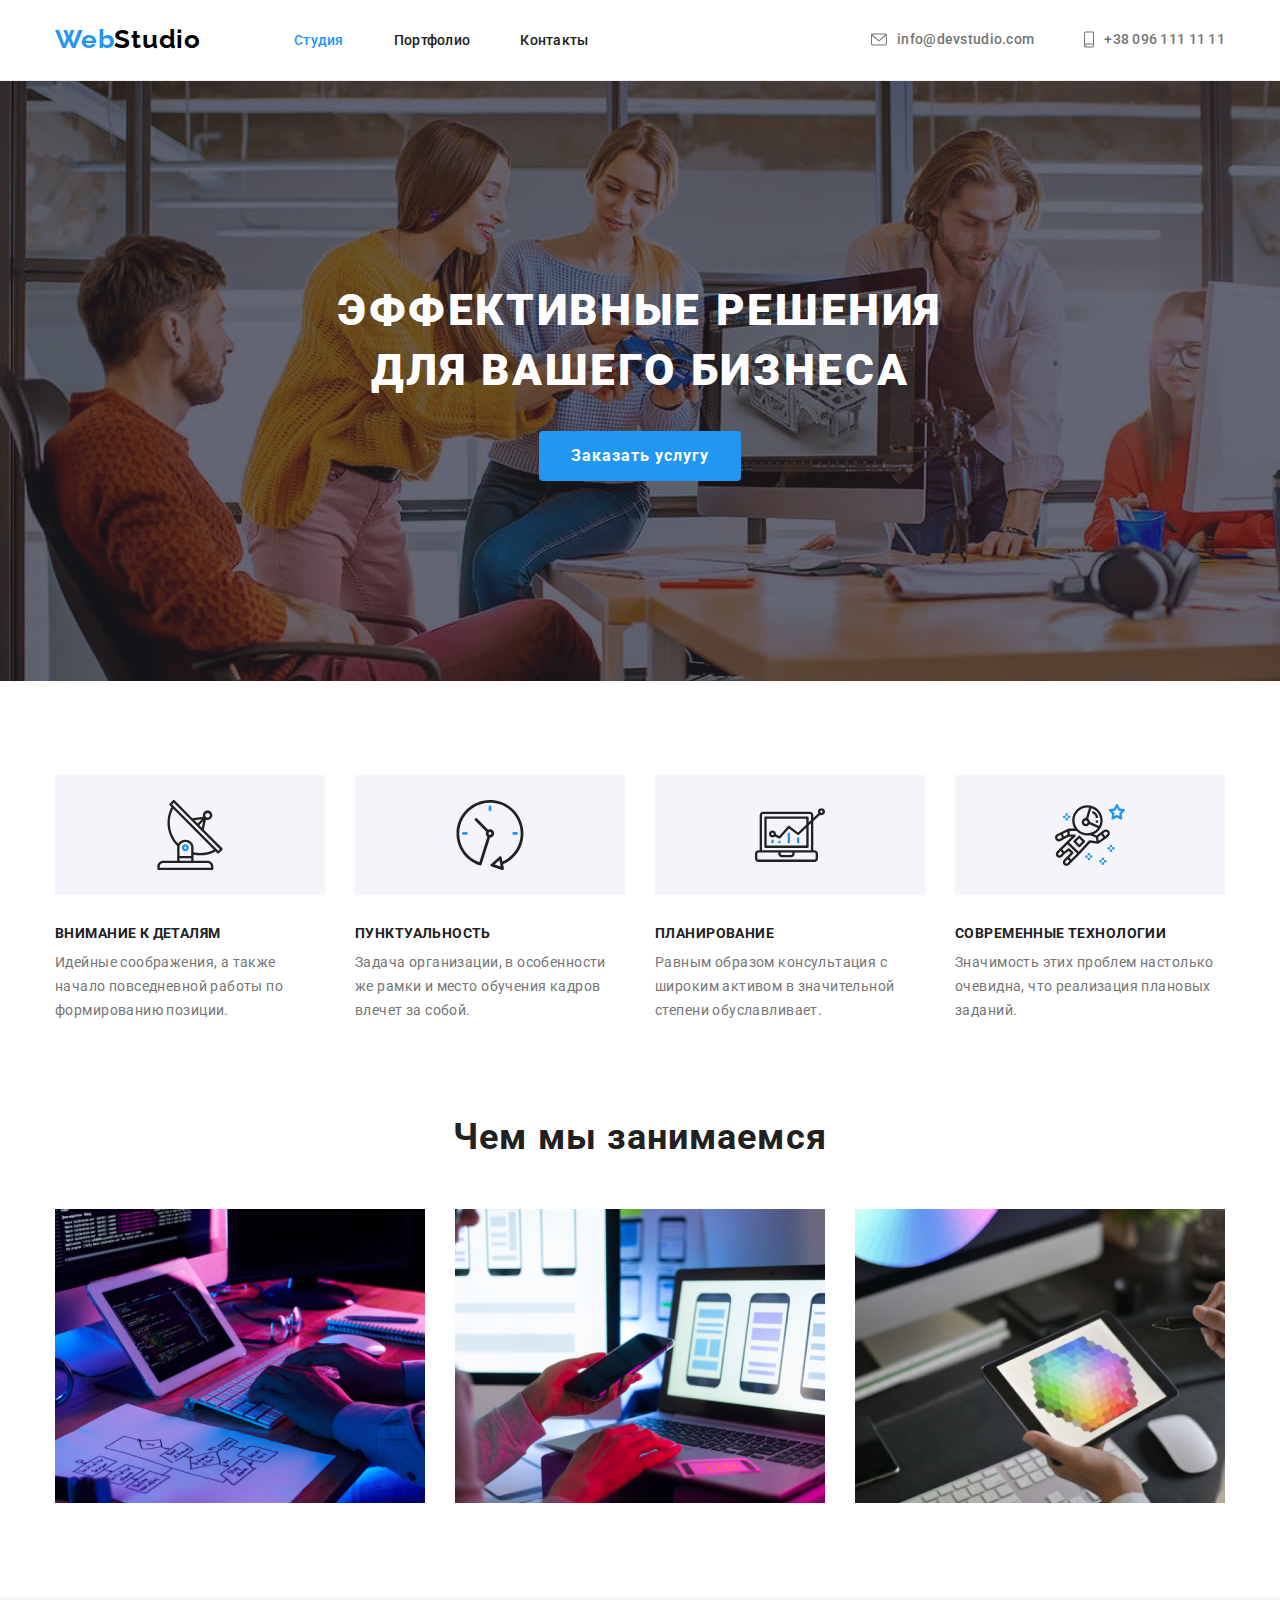
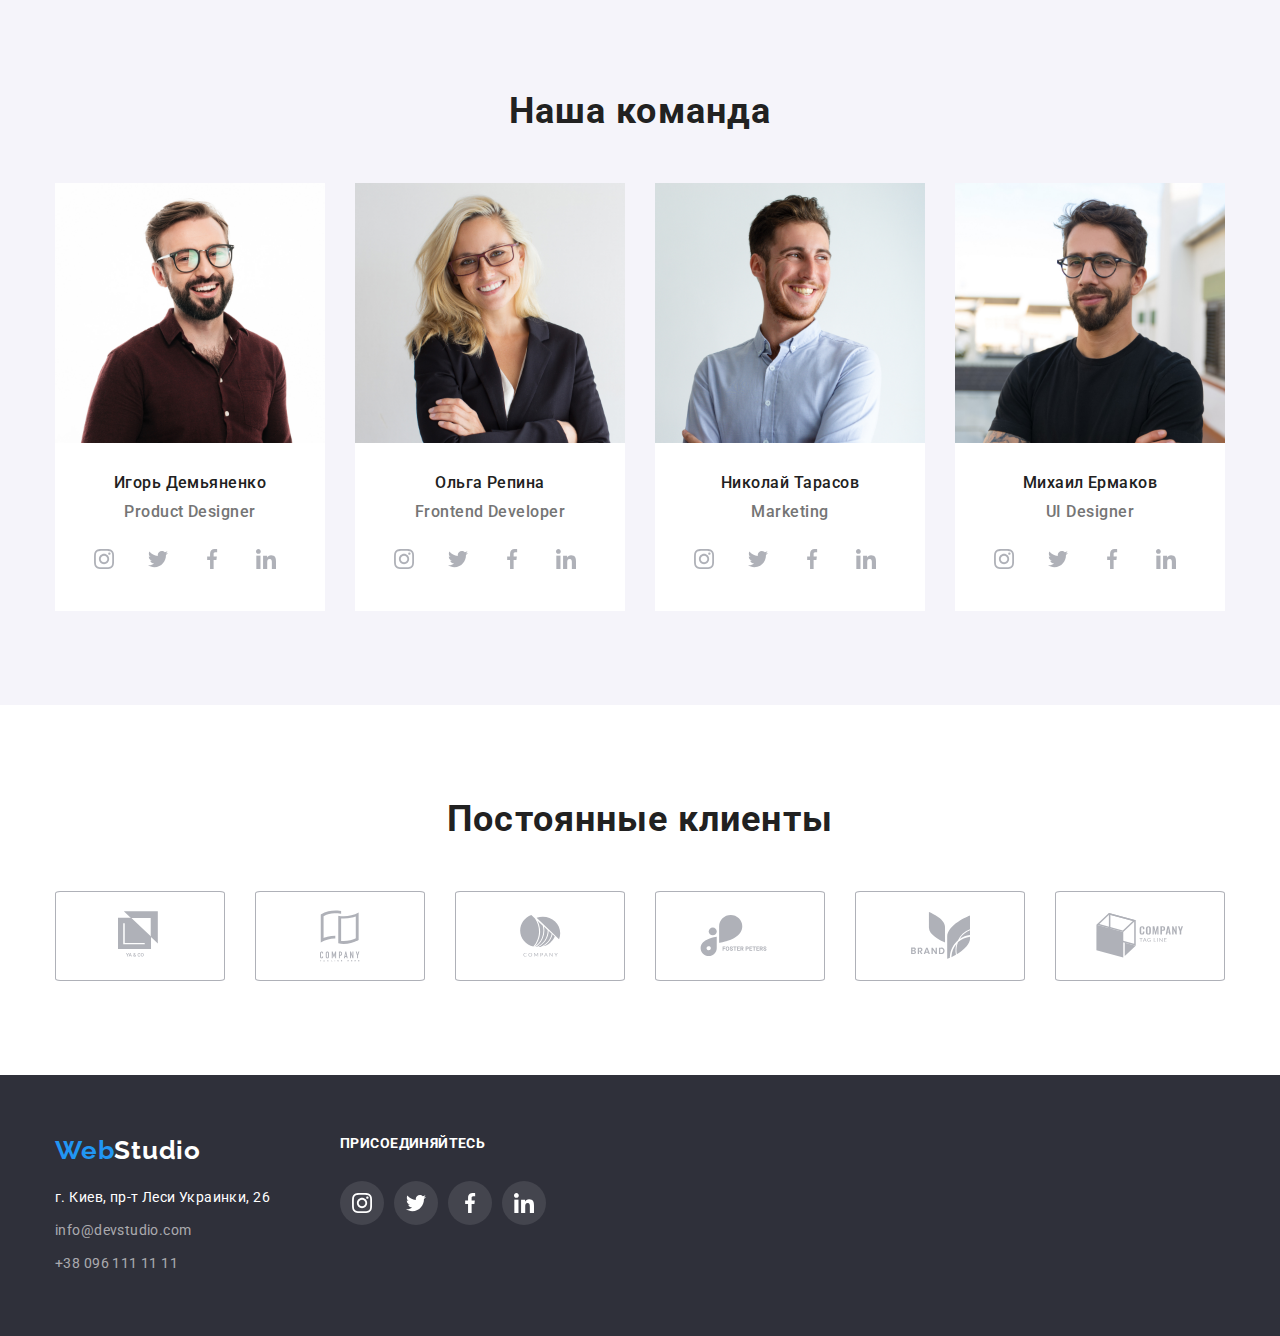
<file: index.html>
<!DOCTYPE html>
<html lang="ru">
  <head>
    <meta charset="UTF-8" />
    <meta name="viewport" content="width=device-width, initial-scale=1.0" />
    <title>WebStudio</title>
    <!--1-внешняя сылка на нормализацию стилей -->
    <link rel="stylesheet"
    href=https://cdnjs.cloudflare.com/ajax/libs/modern-normalize/1.0.0/modern-normalize.css>
    <!--2-внешняя ссылка на стили шрифтов Google-->
    <link rel="preconnect" href="https://fonts.gstatic.com" />
    <link
      href="https://fonts.googleapis.com/css2?family=Raleway:wght@700&family=Roboto:wght@400;500;700;900&display=swap"
      rel="stylesheet"
    />
    <!--3-ссылка на таблицы стилей в даном проекте-->
    <link rel="stylesheet" href="./css/styles.css" />
  </head>

  <body>
      <!--------ШАПКА------->
      <header class="header">
<div class="container">
        <a class="logo" href="/"><span>Web</span>Studio </a>
        <nav class="navigation">
          <ul class="site-nav">
            <li class="list-site">
              <a class="nav nav is-current" href="#">Студия</a>
            </li>
            <li class="list-site">
              <a class="nav" href="./portfolio.html">Портфолио</a>
            </li>
            <li class="list-site">
              <a class="nav" href="#">Контакты</a>
            </li>
          </ul>
        </nav>
        <ul class="adress-header">
          <li class="mail-header">
					  
				<a class="nav-mail" href="mailto:info@devstudio.com"> <svg class="mail-icon" width="16" height="17"><use href="./sprite/sprite.svg#icon-envelope"></use></svg> 
					info@devstudio.com</a>
			 </li>
          <li class="phone-header">
              <a class="nav-phone" href="tel:+380961111111">
					   <svg class="phone-icon" width="10" height="17"><use href="./sprite/sprite.svg#icon-smartphone"></use></svg>
                +38 096 111 11 11</a>
          </li>
		  </ul>
		</div>
      </header>
      <main>
        <!-----секция 1 герой---------------->
        <section class="hero">
			  <div class="container">
				  <h1 class="hero-title">
            ЭФФЕКТИВНЫЕ РЕШЕНИЯ<br />ДЛЯ ВАШЕГО БИЗНЕСА
          </h1>
          <button class="btn-hero" type="button">Заказать услугу</button></div>
          
        </section>
        <!------секция 2 list список---------------->
        <section class="list">
			  <div class="container"> <h2 class="visually-hiden">Особенности</h2>
          <ul class="list-article">
            <li class="list-item antenna">
              <h3 class="list-caption">ВНИМАНИЕ К ДЕТАЛЯМ</h3>
              <p class="text-list">
                Идейные соображения, а также начало повседневной работы по
                формированию позиции.
              </p>
            </li>
            <li class="list-item clock">
              <h3 class="list-caption">ПУНКТУАЛЬНОСТЬ</h3>
              <p class="text-list">
                Задача организации, в особенности же рамки и место обучения
                кадров влечет за собой.
              </p>
            </li>
            <li class="list-item diagram">
              <h3 class="list-caption">ПЛАНИРОВАНИЕ</h3>
              <p class="text-list">
                Равным образом консультация с широким активом в значительной
                степени обуславливает.
              </p>
            </li>
            <li class="list-item astronaut">
              <h3 class="list-caption">СОВРЕМЕННЫЕ ТЕХНОЛОГИИ</h3>
              <p class="text-list">
                Значимость этих проблем настолько очевидна, что реализация
                плановых заданий.
              </p>
            </li>
          </ul></div>
         
        </section>
        <!---секция 3 work чем мы занимаемся-------------->
        <section class="work">
			  <div class="container"> <h2 class="work-caption">Чем мы занимаемся</h2>
          <ul class="work-list">
            <li class="work-img">
              <img
                src="./imaiges/box1.jpg"
                alt="Десктопные приложения"
                width="370"
                height="294"
              />
            </li>
            <li class="work-img">
              <img
                src="./imaiges/box2.jpg"
                alt="Мобильные приложения"
                width="370"
                height="294"
              />
            </li>
            <li class="work-img">
              <img
                src="./imaiges/box3.jpg"
                alt="Дизайнерские решения"
                width="370"
                height="294"
              />
            </li>
          </ul></div>
         
        </section>
        <!-----секция 4 command наша команда-------------->
        <section class="command">
			  <div class="container"> <h2 class="command-caption">Наша команда</h2>
          <ul class="command-list">
            <li class="command-article">
              <img
                class="command-img"
                src="./imaiges/Демьяненко.jpg"
                alt="молодой мужчина в очках и с бородой"
                width="270"
                height="260"
              />
              <h3 class="command-subject">Игорь Демьяненко</h3>
				  <p class="command-text">Product Designer</p>
				  <ul class="social-list"> 
					  <li class="item-list">
						  <a class="social-link" href="">
							  <svg class="social-icon"><use href="./sprite/sprite.svg#icon-instagram-2"></use></svg></a></li>
					  <li class="item-list">
						  <a class="social-link" href="">
							  <svg class="social-icon"><use href="./sprite/sprite.svg#icon-twitter-1"></use></svg></a></li>
					  <li class="item-list">
						  <a class="social-link" href="">
							  <svg class="social-icon"><use href="./sprite/sprite.svg#icon-facebook-1"></use></svg></a></li>
					  <li class="item-list">
						  <a class="social-link" href="">
							  <svg class="social-icon"><use href="./sprite/sprite.svg#icon-linkedin-1"></use></svg></a></li>
				</ul>
				</li>
            <li class="command-article">
              <img
                class="command-img"
                src="./imaiges/Репина.jpg"
                alt="молодая женщина в очках"
                width="270"
                height="260"
              />
              <h3 class="command-subject">Ольга Репина</h3>
				  <p class="command-text">Frontend Developer</p>
				  <ul class="social-list"> 
					  <li class="item-list">
						  <a class="social-link" href="">
							  <svg class="social-icon"><use href="./sprite/sprite.svg#icon-instagram-2"></use></svg></a></li>
					  <li class="item-list">
						  <a class="social-link" href="">
							  <svg class="social-icon"><use href="./sprite/sprite.svg#icon-twitter-1"></use></svg></a></li>
					  <li class="item-list">
						  <a class="social-link" href="">
							  <svg class="social-icon"><use href="./sprite/sprite.svg#icon-facebook-1"></use></svg></a></li>
					  <li class="item-list">
						  <a class="social-link" href="">
							  <svg class="social-icon"><use href="./sprite/sprite.svg#icon-linkedin-1"></use></svg></a></li>
				</ul>
            </li>
            <li class="command-article">
              <img
                class="command-img"
                src="./imaiges/Тарасов.jpg"
                alt="молодой мужчина с бородой"
                width="270"
                height="260"
              />
              <h3 class="command-subject">Николай Тарасов</h3>
				  <p class="command-text">Marketing</p>
				  <ul class="social-list"> 
					  <li class="item-list">
						  <a class="social-link" href="">
							  <svg class="social-icon"><use href="./sprite/sprite.svg#icon-instagram-2"></use></svg></a></li>
					  <li class="item-list">
						  <a class="social-link" href="">
							  <svg class="social-icon"><use href="./sprite/sprite.svg#icon-twitter-1"></use></svg></a></li>
					  <li class="item-list">
						  <a class="social-link" href="">
							  <svg class="social-icon"><use href="./sprite/sprite.svg#icon-facebook-1"></use></svg></a></li>
					  <li class="item-list">
						  <a class="social-link" href="">
							  <svg class="social-icon"><use href="./sprite/sprite.svg#icon-linkedin-1"></use></svg></a></li>
				</ul>
            </li>
            <li class="command-article">
              <img
                class="command-img"
                src="./imaiges/Ермаков.jpg"
                alt="молодой мужчина в очках и с бородой"
                width="270"
                height="260"
              />
              <h3 class="command-subject">Михаил Ермаков</h3>
				  <p class="command-text">UI Designer</p>
				  <ul class="social-list"> 
					  <li class="item-list">
						  <a class="social-link" href="">
							  <svg class="social-icon"><use href="./sprite/sprite.svg#icon-instagram-2"></use></svg></a></li>
					  <li class="item-list">
						  <a class="social-link" href="">
							  <svg class="social-icon"><use href="./sprite/sprite.svg#icon-twitter-1"></use></svg></a></li>
					  <li class="item-list">
						  <a class="social-link" href="">
							  <svg class="social-icon"><use href="./sprite/sprite.svg#icon-facebook-1"></use></svg></a></li>
					  <li class="item-list">
						  <a class="social-link" href="">
							  <svg class="social-icon"><use href="./sprite/sprite.svg#icon-linkedin-1"></use></svg></a></li>
				</ul>
            </li>
          </ul></div>
		  </section>
		  <!-- КЛИЕНТЫ -->
		  <section class="clients">
			  <div class="container">
				  <h2 class="command-caption">Постоянные клиенты</h2>
				  <ul class="clients-list">
					  <li class="client-item">
						  <a class="client-link" href="">
							  <svg class="client-icon logo-1"><use href="./sprite/sprite.svg#icon-logo-1"></use></svg>
						  </a> 
					 </li>
                  <li class="client-item">
						  <a class="client-link" href="">
							  <svg class="client-icon logo-2"><use href="./sprite/sprite.svg#icon-logo-2"></use></svg>
						  </a> 
					 </li>
					 <li class="client-item">
						  <a class="client-link" href="">
							  <svg class="client-icon logo-3"><use href="./sprite/sprite.svg#icon-logo-3"></use></svg>
						  </a> 
					 </li>
					 <li class="client-item">
						  <a class="client-link" href="">
							  <svg class="client-icon logo-4"><use href="./sprite/sprite.svg#icon-logo-4"></use></svg>
						  </a> 
					 </li>
					 <li class="client-item">
						  <a class="client-link" href="">
							  <svg class="client-icon logo-5"><use href="./sprite/sprite.svg#icon-logo-5"></use></svg>
						  </a> 
					 </li>
					 <li class="client-item">
						  <a class="client-link" href="">
							  <svg class="client-icon logo-6"><use href="./sprite/sprite.svg#icon-logo-6"></use></svg>
						  </a> 
					 </li>
				</ul>
			  </div>
		  </section>
      </main>
      <!-- ----------footer---------- -->
      <footer>
			<div class="container footer">
				<div class="left">
					<a class="logo-footer" href="/"><span>Web</span>Studio</a>
        <address class="footer">
          <p class="text-footer">г. Киев, пр-т Леси Украинки, 26</p>
          <p class="footer-mail">info@devstudio.com</p>
          <p class="footer-phone">+38 096 111 11 11</p>
		  </address></div>
		      <div class="right">
					<p class="title-right">ПРИСОЕДИНЯЙТЕСЬ</p>
						<ul class="icons-right">
						<li class="icon">
							<a class="link-right" href="">
								<svg class="icon-right"><use href="./sprite/sprite.svg#icon-instagram-2"></use></svg>
							</a>
						</li>
						<li class="icon">
							<a class="link-right" href="">
								<svg class="icon-right"><use href="./sprite/sprite.svg#icon-twitter-1"></use></svg>
							</a>
						</li>
						<li class="icon">
							<a class="link-right" href="">
								<svg class="icon-right"><use href="./sprite/sprite.svg#icon-facebook-1"></use></svg>
							</a>
						</li>
						<li class="icon">
							<a class="link-right" href="">
								<svg class="icon-right"><use href="./sprite/sprite.svg#icon-linkedin-1"></use></svg>
							</a>
						</li>
					</ul> 
				</div>
				</div>
      </footer>
    </div>
  </body>
</html>
</file>
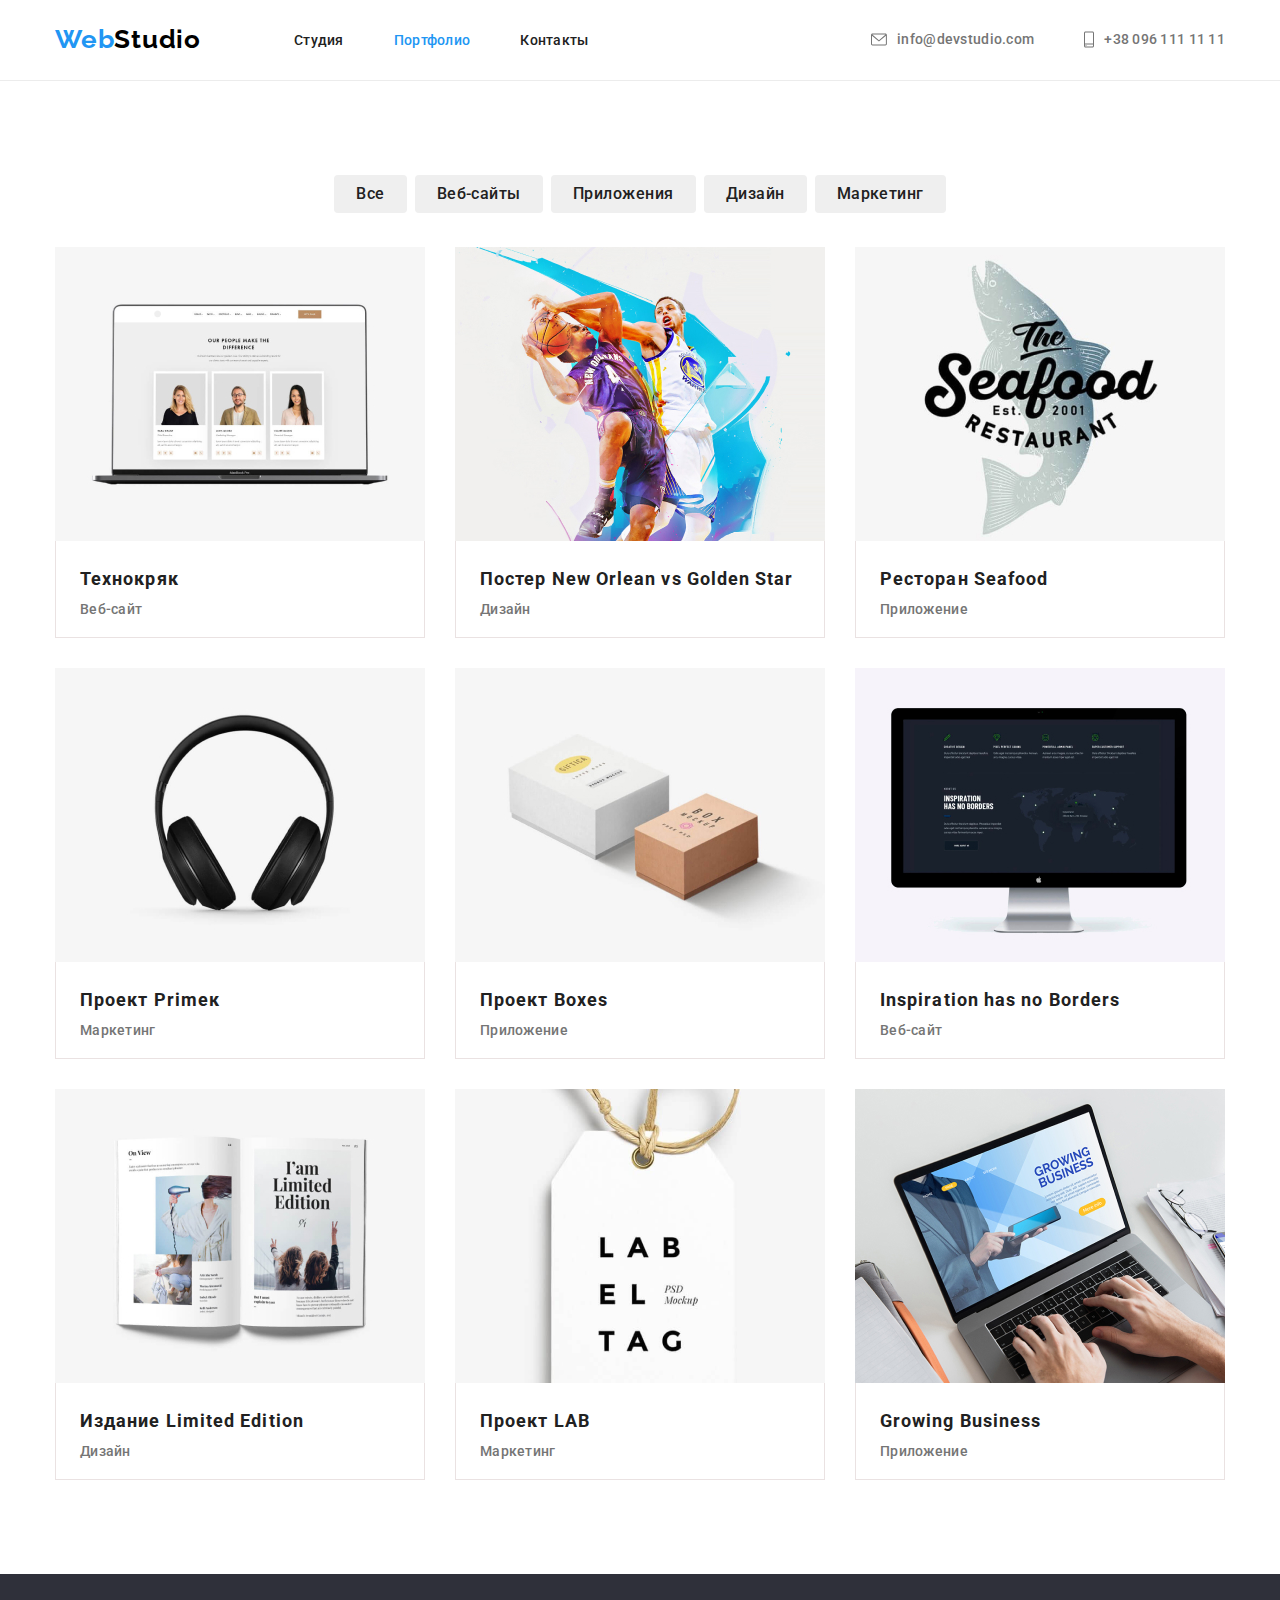
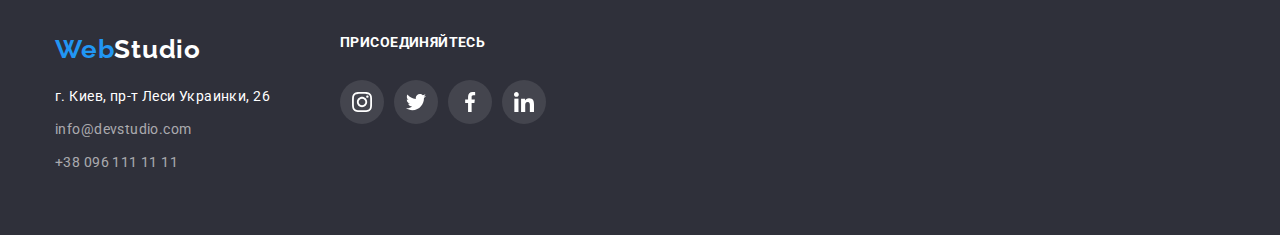
<file: portfolio.html>
<!DOCTYPE html>
<html lang="ru">
  <head>
    <meta charset="UTF-8" />
    <meta name="viewport" content="width=device-width, initial-scale=1.0" />
    <title>WebStudio</title>
    <!--1-внешняя сылка на нормализацию стилей -->
    <link rel="stylesheet"
    href=https://cdnjs.cloudflare.com/ajax/libs/modern-normalize/1.0.0/modern-normalize.css>
    <!--2-внешняя ссылка на стили шрифтов Google-->
    <link rel="preconnect" href="https://fonts.gstatic.com" />
    <link
      href="https://fonts.googleapis.com/css2?family=Raleway:wght@700&family=Roboto:wght@400;500;700;900&display=swap"
      rel="stylesheet"
    />
    <!--3-ссылка на таблицы стилей в даном проекте-->
    <link rel="stylesheet" href="./css/styles.css" />
  </head>
  <body>
      <header class="header">
			<div class="container"><a class="logo" href="/"><span>Web</span>Studio</a>
        <nav class="navigation">
          <ul class="site-nav">
            <li class="list-site">
              <a class="nav" href="./index.html">Студия</a>
            </li>
            <li class="list-site">
              <a class="nav is-current" href="#">Портфолио</a>
            </li>
            <li class="list-site">
              <a class="nav" href="#">Контакты</a>
            </li>
          </ul>
        </nav>
       <ul class="adress-header">
          <li class="mail-header">
				<a class="nav-mail" href="mailto:info@devstudio.com"> <svg class="mail-icon" width="16" height="17"><use href="./sprite/sprite.svg#icon-envelope"></use></svg> 
					info@devstudio.com</a>
			 </li>
          <li class="phone-header">
              <a class="nav-phone" href="tel:+380961111111">
					   <svg class="phone-icon" width="10" height="17"><use href="./sprite/sprite.svg#icon-smartphone"></use></svg>
                +38 096 111 11 11</a>
          </li>
        </ul></div>
        
      </header>
      <main>
        <!-- секция единственная -->
        <section class="total">
 <!-- КНОПКИ -->
          <div class="items">
            <ul class="butons">
              <li class="button-item">
                <button class="btn" type="button">Все</button>
              </li>
              <li class="button-item">
                <button class="btn" type="button">Веб-сайты</button>
              </li>
              <li class="button-item">
                <button class="btn" type="button">Приложения</button>
              </li>
              <li class="button-item">
                <button class="btn" type="button">Дизайн</button>
              </li>
              <li class="button-item">
                <button class="btn" type="button">Маркетинг</button>
              </li>
            </ul>
			 </div>
			 
			  <div class="container">
<h1 class="visually-hiden">Наши работы</h1>
          <!-- КАРТОЧКИ -->
          <ul class="article">
            <li class="article-item">
					<a href="" class="article-item-link">
						 <img
                class="article-img"
                src="./imaiges-portfolio/технокряк.jpg"
                alt="Ноутбук с открытым сайтом"
                width="370"
                height="294"
				  />
				  <div class="item">
              <h2 class="article-caption">Технокряк</h2>
              <p class="text">Веб-сайт</p></div>
					</a>
            </li>
            <li class="article-item">
					<a href="" class="article-item-link">
						 <img
                class="article-img"
                src="./imaiges-portfolio/постер.jpg"
                alt="Два соперника играют в баскетбол"
                width="370"
                height="294"
				  />
				  <div class="item">
              <h2 class="article-caption">Постер New Orlean vs Golden Star</h2>
				  <p class="text">Дизайн</p>
				</div>
					</a>
            </li>
            <li class="article-item">
					<a href="" class="article-item-link">
					<img
                class="article-img"
                src="./imaiges-portfolio/ресторан.jpg"
                alt="Эмблема ресторана"
                width="370"
                height="294"
				  />
				  <div class="item">
              <h2 class="article-caption">Ресторан Seafood</h2>
				  <p class="text">Приложение</p>
				</div>	
					</a>
            </li>
            <li class="article-item">
					<a href="" class="article-item-link">
						<img
                class="article-img"
                src="./imaiges-portfolio/prime.jpg"
                alt="Беспроводные наушники"
                width="370"
                height="294"
				  />
				  <div class="item">
              <h2 class="article-caption">Проект Primeк</h2>
				  <p class="text">Маркетинг</p>
				</div>
					</a>
            </li>
            <li class="article-item">
					<a href="" class="article-item-link">
						<img
                class="article-img"
                src="./imaiges-portfolio/boxes.jpg"
                alt="Две коробки"
                width="370"
                height="294"
				  />
				  <div class="item">
              <h2 class="article-caption">Проект Boxes</h2>
              <p class="text">Приложение</p></div>
					</a>
            </li>
            <li class="article-item">
					<a href="" class="article-item-link">
					<img
                class="article-img"
                src="./imaiges-portfolio/no-Borders.jpg"
                alt="Монитор компьютера"
                width="370"
                height="294"
              /><div class="item">
              <h2 class="article-caption">Inspiration has no Borders</h2>
              <p class="text">Веб-сайт</p></div>	
					</a>
            </li>
            <li class="article-item">
					<a href="" class="article-item-link">
						<img
                class="article-img"
                src="./imaiges-portfolio/Limited-Edition.jpg"
                alt="Раскрытый журнал"
                width="370"
                height="294"
              /><div class="item">
              <h2 class="article-caption">Издание Limited Edition</h2>
              <p class="text">Дизайн</p></div>
					</a>
            </li>
            <li class="article-item">
					<a href="" class="article-item-link">
					 <img
                class="article-img"
                src="./imaiges-portfolio/LAB.png"
                alt="Бирка проекта"
                width="370"
                height="294"
              /><div class="item">
              <h2 class="article-caption">Проект LAB</h2>
              <p class="text">Маркетинг</p></div>	
					</a>
            </li>
            <li class="article-item">
					<a href="" class="article-item-link">
						 <img
                class="article-img"
                src="./imaiges-portfolio/Growing-Business.jpg"
                alt="Ноутбук с заглавной страницей сайта"
                width="370"
                height="294"
              /><div class="item">
              <h2 class="article-caption">Growing Business</h2>
              <p class="text">Приложение</p></div>
					</a>
            </li>
          </ul>
			  </div>
          
        </section>
		</main>
		      <footer>
			<div class="container footer">
				<div class="left">
					<a class="logo-footer" href="/"><span>Web</span>Studio</a>
        <address class="footer">
          <p class="text-footer">г. Киев, пр-т Леси Украинки, 26</p>
          <p class="footer-mail">info@devstudio.com</p>
          <p class="footer-phone">+38 096 111 11 11</p>
		  </address></div>
		      <div class="right">
					<p class="title-right">ПРИСОЕДИНЯЙТЕСЬ</p>
						<ul class="icons-right">
						<li class="icon">
							<a class="link-right" href="">
								<svg class="icon-right"><use href="./sprite/sprite.svg#icon-instagram-2"></use></svg>
							</a>
						</li>
						<li class="icon">
							<a class="link-right" href="">
								<svg class="icon-right"><use href="./sprite/sprite.svg#icon-twitter-1"></use></svg>
							</a>
						</li>
						<li class="icon">
							<a class="link-right" href="">
								<svg class="icon-right"><use href="./sprite/sprite.svg#icon-facebook-1"></use></svg>
							</a>
						</li>
						<li class="icon">
							<a class="link-right" href="">
								<svg class="icon-right"><use href="./sprite/sprite.svg#icon-linkedin-1"></use></svg>
							</a>
						</li>
					</ul> 
				</div>
				</div>
      </footer>
	 </div>
  </body>
</html>
</file>
<file: css/styles.css>
/*-----------Переменные цвета---*/
:root {
  --accent-color: #2196f3;
  --text-color: #757575;
  --basic-color: #212121;
  --active-color: #ffffff;
  --hero-color: #2f303a;
}
/*-шрифт на все кроме ссылок и кнопок*/
body {
  /* max-width: 1600px; */
  font-family: Roboto, sans-serif;
  font-style: normal;
  font-size: 14px;
  font-weight: 500;
  line-height: 1.142;
  letter-spacing: 0.02em;
  text-align: left;
}
/*- обнуляем отступы*/
*,
*::before,
*::after {
  margin: 0;
  padding: 0;
}
img {
  display: block;
}

/*убираем декор у ссылок и у списков*/
a {
  text-decoration: none;
  color: var(--basic-color);
}
li {
  list-style-type: none;
}
/* контейнер для всех секций */
.container {
  width: 1200px;
  padding-left: 15px;
  padding-right: 15px;
  margin: 0 auto;
}
/* ---ШАПКА----*/
.header {
  border-bottom: 1px solid #ececec;
  padding-top: 24px;
  padding-bottom: 25px;
}
.header .container {
  display: flex;
  align-items: center;
}
.logo {
  margin-right: 93px;
}
.navigation {
  display: flex;
  align-items: center;
}

.site-nav {
  display: flex;
  align-items: center;
}
.list-site:not(:last-child) {
  margin-right: 50px;
}

.adress-header {
  display: flex;
  align-items: center;
  margin-left: auto;
}
.mail-header,
.phone-header {
  display: flex;
  align-items: center;
}
.mail-icon,
.phone-icon {
  fill: var(--text-color);
  display: block;
  margin-right: 10px;
  cursor: pointer;
}

.nav-mail:focus,
.nav-mail:hover {
  color: var(--accent-color);
}
.nav-phone:focus,
.nav-phone:hover {
  color: var(--accent-color);
}

.nav-mail:focus .mail-icon,
.nav-mail:hover .mail-icon {
  fill: var(--accent-color);
}
.nav-phone:focus .phone-icon,
.nav-phone:hover .phone-icon {
  fill: var(--accent-color);
}

.nav-mail {
  margin-right: 50px;
}

.logo {
  font-family: Raleway, sans-serif;
  font-style: normal;
  font-weight: 700;
  font-size: 26px;
  line-height: 1.192;
  letter-spacing: 0.03em;
  color: #000000;
}
.logo-footer {
  font-family: Raleway, sans-serif;
  font-style: normal;
  font-weight: 700;
  font-size: 26px;
  line-height: 1.192;
  letter-spacing: 0.03em;
  color: var(--active-color);
}
span {
  color: var(--accent-color);
}
.nav.is-current {
  color: var(--accent-color);
}
.nav:hover,
.nav:focus {
  color: var(--accent-color);
}
.nav-mail,
.nav-phone {
  display: flex;
  align-items: center;
  font-style: normal;
  color: var(--text-color);
}

/*--секция 1 ГЕРОЙ--*/

.hero {
  background-color: var(--hero-color);
  height: 600px;
  text-align: center;
  padding-top: 0px;
  padding-bottom: 0px;
}
.hero {
  height: 600px;
  padding-top: 200px;
  padding-bottom: 200px;
  background-image: linear-gradient(
      rgba(47, 48, 58, 0.4),
      rgba(47, 48, 58, 0.4)
    ),
    url(../imaiges/hero.jpg);
  background-repeat: no-repeat;
  background-size: cover;
}

.hero-title {
  font-weight: 900;
  font-size: 44px;
  line-height: 1.363;
  letter-spacing: 0.06em;
  text-transform: uppercase;
  color: var(--active-color);
  min-width: 696px;
  padding-bottom: 30px;
}
.btn-hero {
  border: 0;
  padding: 10px 32px;
  min-width: 73px;
  font-weight: 700;
  font-size: 16px;
  line-height: 1.875;
  letter-spacing: 0.06em;
  color: var(--active-color);
  background-color: var(--accent-color);
  border-radius: 4px;
  cursor: pointer;
}
/*--секция 2 список--*/
/* ----------прячем заголовок---------- */
.visually-hiden {
  position: absolute;
  clip: rect(0 0 0 0);
  width: 1px;
  height: 1px;
  margin: -1px;
}
.list {
  display: flex;
  align-items: center;
  padding-bottom: 94px;
}
.list-article {
  display: flex;
}
.list-item:not(:last-child) {
  margin-right: 30px;
}
.list-item {
  width: 270px;
}
.list-item::before {
  content: "";
  display: block;
  background-color: #f5f4fa;
  width: 270px;
  height: 120px;
  margin-top: 94px;
  margin-bottom: 30px;
}
.antenna::before {
  background-image: url(../imaiges-svg/antenna-1.svg);
  background-size: 70px;
  background-repeat: no-repeat;
  background-position: center;
}
.diagram::before {
  background-image: url(../imaiges-svg/diagram-1.svg);
  background-size: 70px;
  background-repeat: no-repeat;
  background-position: center;
}
.astronaut::before {
  background-image: url(../imaiges-svg/astronaut-1.svg);
  background-size: 70px;
  background-repeat: no-repeat;
  background-position: center;
}

.clock::before {
  background-image: url(../imaiges-svg/clock-1.svg);
  background-size: 70px;
  background-repeat: no-repeat;
  background-position: center;
}
.list-caption {
  font-weight: 700;
  font-size: 14px;
  letter-spacing: 0.03em;
  text-transform: uppercase;
  color: var(--basic-color);
  margin-bottom: 10px;
}
.text-list {
  font-style: normal;
  font-weight: 400;
  font-size: 14px;
  line-height: 1.714;
  letter-spacing: 0.03em;
  color: var(--text-color);
}
/*--секция 3 --*/
.work {
  padding-bottom: 94px;
}
.work-list {
  display: flex;
  align-items: center;
}
.work-img:not(:last-child) {
  margin-right: 30px;
}

.work-caption,
.command-caption {
  font-style: normal;
  font-weight: 700;
  font-size: 36px;
  line-height: 1.166;
  text-align: center;
  letter-spacing: 0.03em;
  color: var(--basic-color);
  margin-bottom: 50px;
}
/* ------секция 4--------------- */
.command {
  padding-top: 94px;
  padding-bottom: 94px;
  background-color: #f5f4fa;
}
.command-list {
  display: flex;
  align-items: center;
  text-align: center;
}
.social-list {
  display: flex;
  justify-content: center;
  margin-top: 16px;
  margin-bottom: 30px;
}
.social-link {
  display: flex;
  justify-content: center;
  align-items: center;
  width: 44px;
  height: 44px;
  background-color: var(--active-color);
  border-radius: 50%;
  margin-right: 10px;
}
/* ДИНАМИКА ЦВЕТА ССЫЛКИ И КАРТИНКИ */
.social-link:focus,
.social-link:hover {
  background-color: var(--accent-color);
}
.social-link:focus .social-icon,
.social-link:hover .social-icon {
  fill: var(--active-color);
}
/* -------------------------- */
.social-icon {
  width: 20px;
  height: 20px;
  fill: #afb1b8;
}
.command-article:not(:last-child) {
  margin-right: 30px;
}
.command-article {
  background-color: var(--active-color);
}

.command-subject {
  font-weight: 500;
  font-size: 16px;
  line-height: 1.187;
  text-align: center;
  letter-spacing: 0.03em;
  color: var(--basic-color);
  margin-top: 30px;
  margin-bottom: 10px;
}
.command-text {
  font-style: normal;
  font-weight: 400l;
  font-size: 16px;
  line-height: 1.187;
  text-align: center;
  letter-spacing: 0.03em;
  color: var(--text-color);
}
/*  СЕКЦИЯ 5  КЛИЕНТЫ */
.clients {
  padding-top: 94px;
  padding-bottom: 94px;
}
.clients-list {
  display: flex;
  justify-content: space-between;
}
.client-link {
  display: flex;
  justify-content: center;
  align-items: center;
  width: 170px;
  height: 90px;
  background-color: var(--active-color);
  border-radius: 3%;
  border: 1px solid #afb1b8;
}
.client-icon.logo-1 {
  width: 44px;
  height: 49px;
  fill: #afb1b8;
}
.client-icon.logo-2 {
  width: 40px;
  height: 52px;
  fill: #afb1b8;
}
.client-icon.logo-3 {
  width: 41px;
  height: 42px;
  fill: #afb1b8;
}
.client-icon.logo-4 {
  width: 80px;
  height: 42px;
  fill: #afb1b8;
}
.client-icon.logo-5 {
  width: 59px;
  height: 47px;
  fill: #afb1b8;
}
.client-icon.logo-6 {
  width: 88px;
  height: 45px;
  fill: #afb1b8;
}
/* ДИНАМИКА ЦВЕТА ССЫЛКИ И КАРТИНКИ */
.client-link:focus,
.client-link:hover {
  border-color: var(--accent-color);
}
.client-link:focus .client-icon.logo-1,
.client-link:hover .client-icon.logo-1 {
  fill: var(--accent-color);
}
.client-link:focus .client-icon.logo-2,
.client-link:hover .client-icon.logo-2 {
  fill: var(--accent-color);
}
.client-link:focus .client-icon.logo-3,
.client-link:hover .client-icon.logo-3 {
  fill: var(--accent-color);
}
.client-link:focus .client-icon.logo-4,
.client-link:hover .client-icon.logo-4 {
  fill: var(--accent-color);
}
.client-link:focus .client-icon.logo-5,
.client-link:hover .client-icon.logo-5 {
  fill: var(--accent-color);
}
.client-link:focus .client-icon.logo-6,
.client-link:hover .client-icon.logo-6 {
  fill: var(--accent-color);
}
/*--footer--*/
footer {
  display: block;
  background-color: var(--hero-color);
  padding-bottom: 60px;
  padding-top: 60px;
  margin: 0 auto;
}
.container.footer {
  display: flex;
}
.left {
  margin-right: 70px;
}
.right {
  display: block;
}
.icons-right {
  display: flex;
  justify-content: space-between;
}
.icon:not(:last-child) {
  margin-right: 10px;
}
.link-right:hover,
.link-right:focus {
  background-color: var(--accent-color);
}
.link-right {
  display: flex;
  align-items: center;
  justify-content: center;
  width: 44px;
  height: 44px;
  border-radius: 50%;
  background-color: rgb(255, 255, 255, 0.1);
}
.icon-right {
  fill: var(--active-color);
  width: 20px;
  height: 20px;
}

.logo-footer {
  display: block;
  margin-bottom: 20px;
}
.text-footer {
  font-style: normal;
  font-weight: 400;
  font-size: 14px;
  line-height: 1.714;
  letter-spacing: 0.03em;
  color: var(--active-color);
  margin-bottom: 9px;
}
.footer-mail,
.footer-phone {
  font-style: normal;
  font-weight: 400;
  font-size: 14px;
  line-height: 1.714;
  letter-spacing: 0.03em;
  color: rgba(255, 255, 255, 0.6);
}
.footer-mail {
  margin-bottom: 9px;
}
.title-right {
  font-family: Roboto;
  font-style: normal;
  font-weight: bold;
  font-size: 14px;
  line-height: 16px;
  letter-spacing: 0.03em;
  color: var(--active-color);
  margin-bottom: 30px;
}

/* СТИЛИ ДЛЯ ПОРТФОЛИО */
/* --------кнопки--------- */
.total {
  align-items: center;
  padding-top: 94px;
  padding-bottom: 94px;
}
.items {
  margin-bottom: 34px;
}

.butons {
  display: flex;
  justify-content: center;
  align-items: flex-start;
}
.button-item:not(:last-child) {
  margin-right: 8px;
}
.btn {
  border: 0;
  font-size: 16px;
  font-weight: 500;
  line-height: 1.625;
  letter-spacing: 0.03em;
  color: var(--basic-color);
  padding: 6px 22px;
  height: 38px;
  border-radius: 4px;
  cursor: pointer;
}
.btn:hover,
.btn:focus {
  color: var(--active-color);
  background-color: var(--accent-color);
}
/* ------карточки----------- */
.article {
  display: flex;
  flex-wrap: wrap;
  margin-top: -30px;
  margin-left: -30px;
}
.article-item {
  display: block;
  margin-left: 30px;
  margin-top: 30px;
  flex-basis: calc(100% / 3-33px);
}
.article-item-link {
  display: block;
}

.article-item-link:hover,
.article-item-link:focus {
  box-shadow: 0px 4px 4px 0px rgba(0, 0, 0, 0.25);
  cursor: pointer;
}
.item {
  padding: 20px 24px;
  border: 1px solid #eae2e2;
  border-top: none;
}
.article-caption {
  font-weight: 700;
  font-size: 18px;
  line-height: 2;
  letter-spacing: 0.06em;
  color: var(--basic-color);
  padding-bottom: 4px;
}
.text {
  color: var(--text-color);
}
</file>
